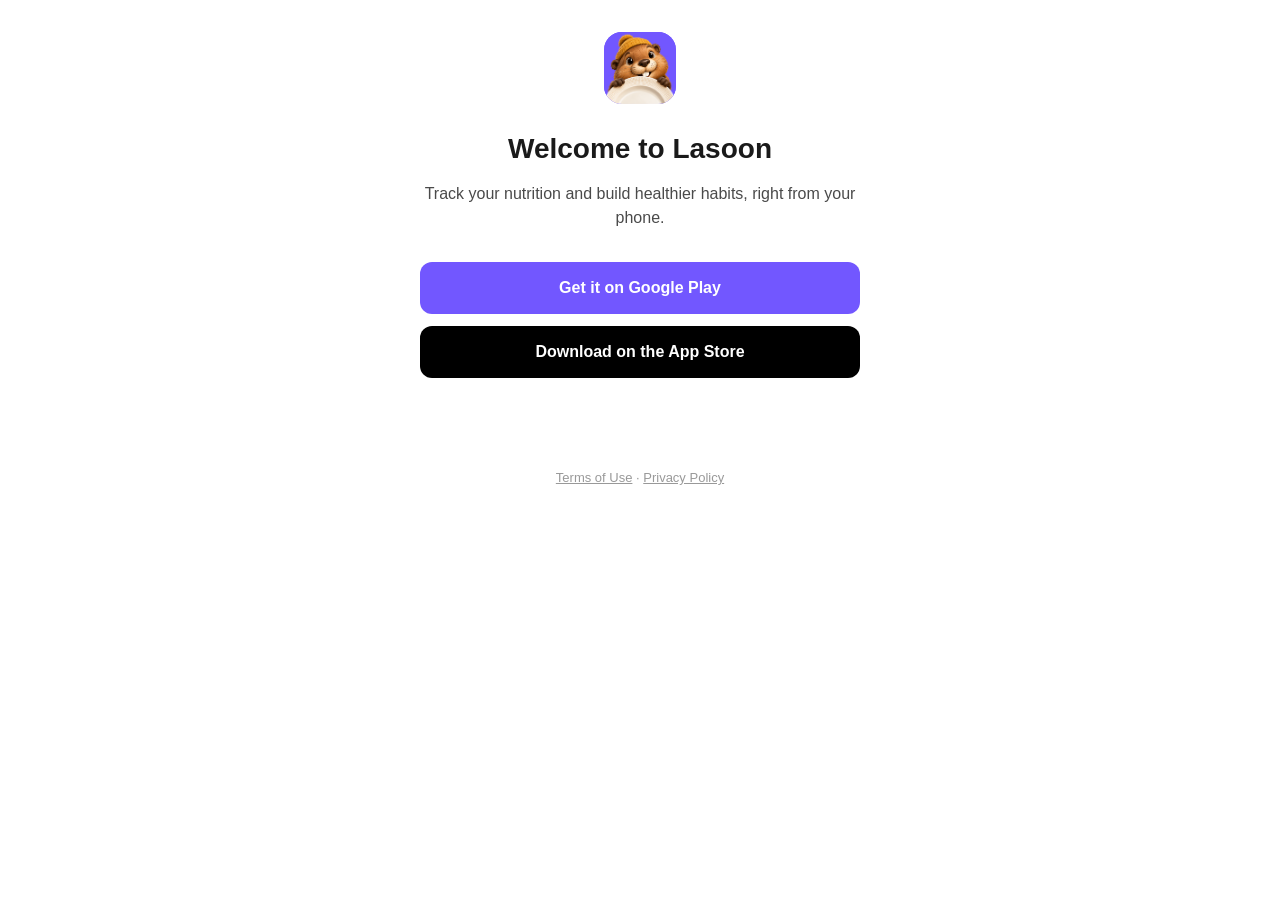
<file: index.html>
<!doctype html>
<html lang="en">
<head>
  <meta charset="UTF-8" />
  <meta name="viewport" content="width=device-width, initial-scale=1.0" />
  <title>Lasoon</title>
  <link rel="stylesheet" href="css/style.css" />
</head>
<body>
  <div class="container">
    <div class="logo">
      <img src="img/logo.png" alt="Lasoon" />
    </div>
    <h1>Welcome to Lasoon</h1>
    <p>Track your nutrition and build healthier habits, right from your phone.</p>

    <div class="store-buttons">
      <a class="store-button google-play" href="#" id="google-play-link">Get it on Google Play</a>
      <a class="store-button app-store" href="#" id="app-store-link">Download on the App Store</a>
    </div>

    <p class="redirect-note" id="redirect-note"></p>

    <footer>
      <a href="terms.html">Terms of Use</a> &middot; <a href="privacy.html">Privacy Policy</a>
    </footer>
  </div>

  <script src="js/redirect.js"></script>
</body>
</html>
</file>
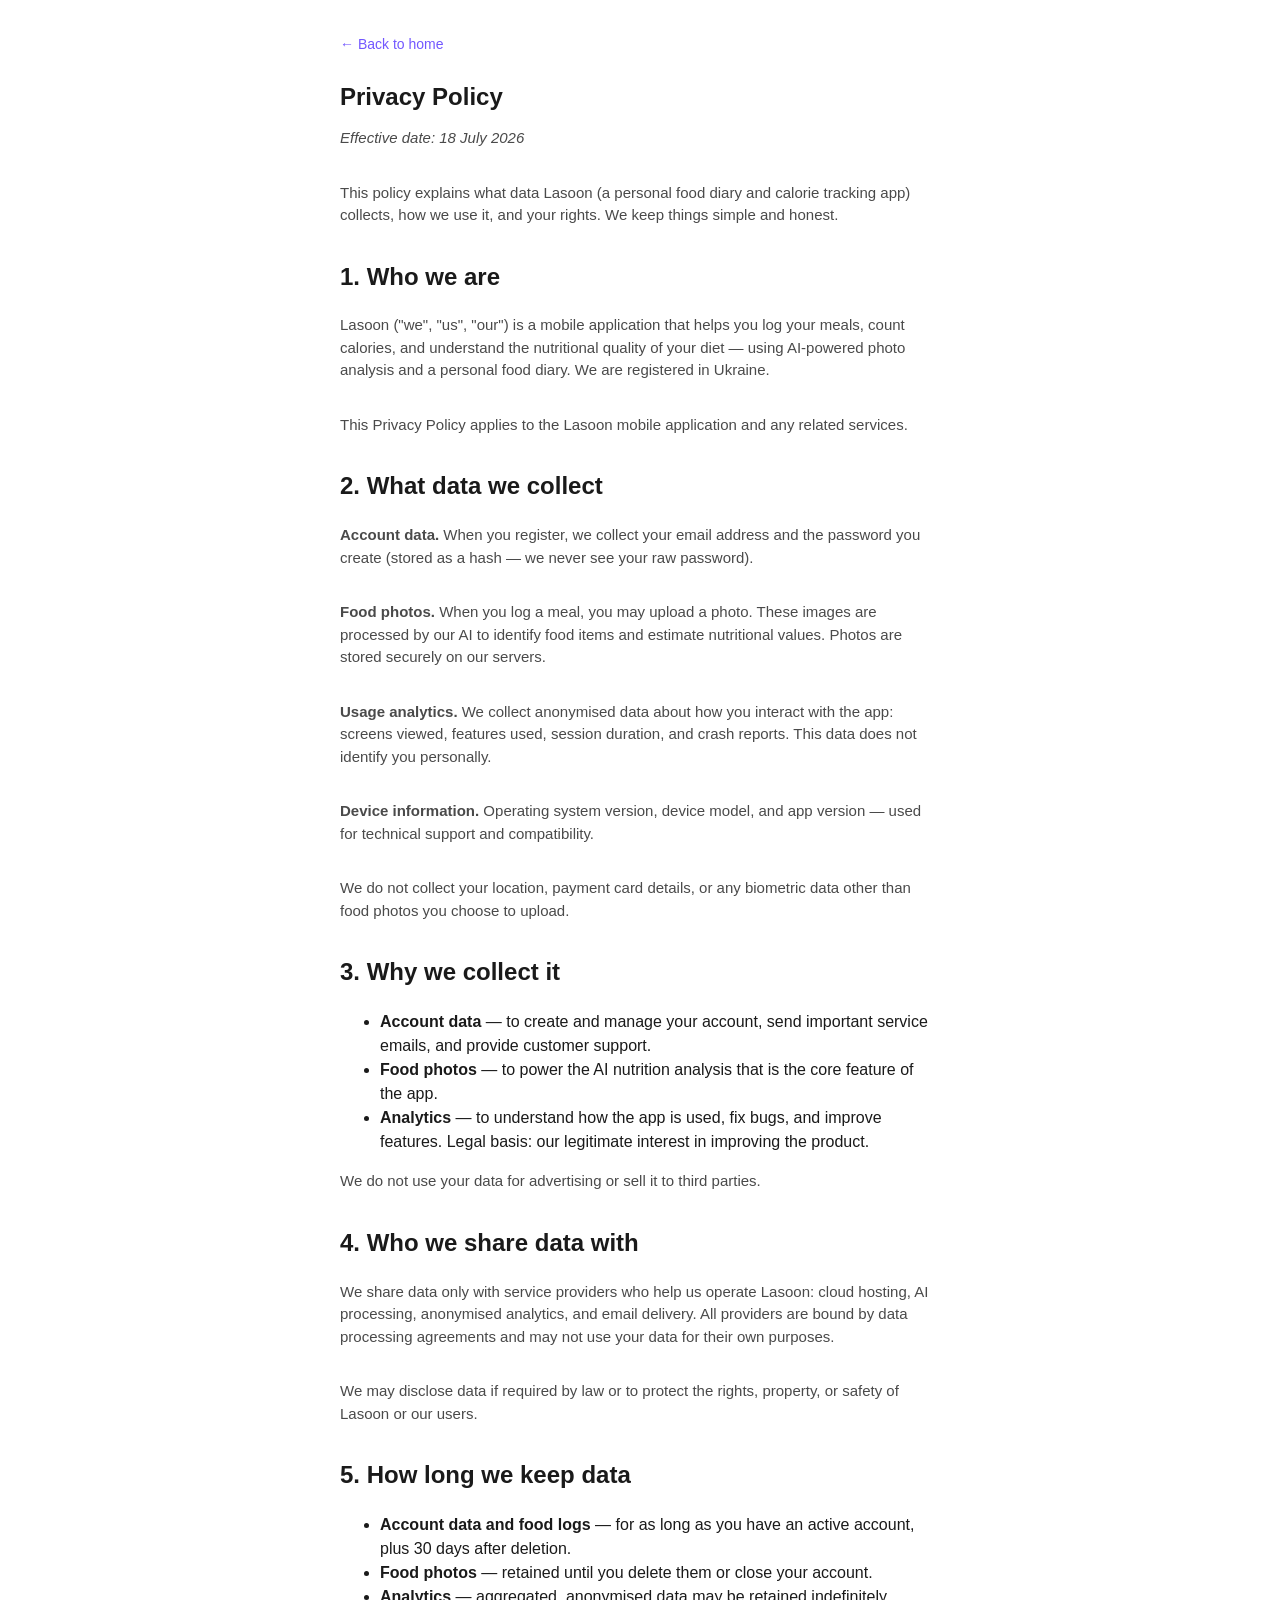
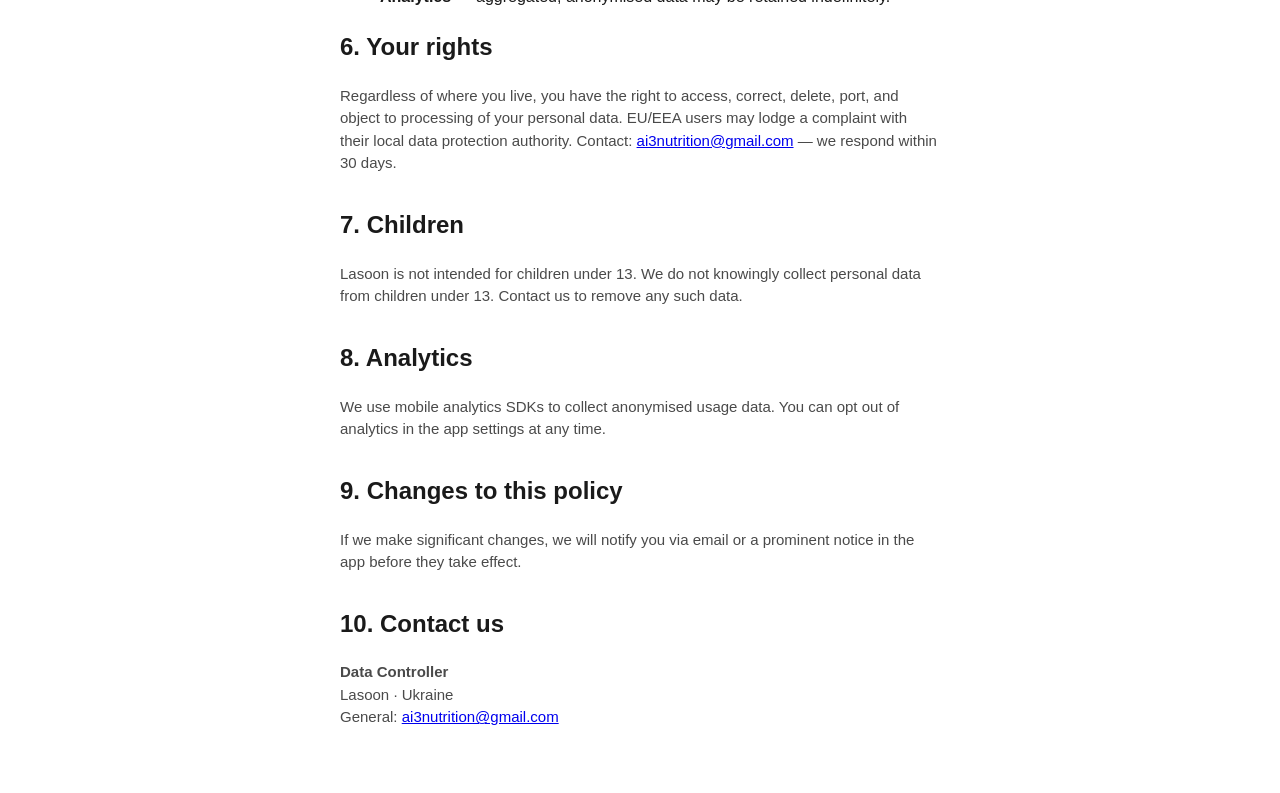
<file: privacy.html>
<!doctype html>
<html lang="en">
<head>
  <meta charset="UTF-8" />
  <meta name="viewport" content="width=device-width, initial-scale=1.0" />
  <title>Privacy Policy — Lasoon</title>
  <link rel="stylesheet" href="css/style.css" />
</head>
<body>
  <div class="legal">
    <a class="back-link" href="index.html">&larr; Back to home</a>
    <h1>Privacy Policy</h1>
    <p><em>Effective date: 18 July 2026</em></p>
    <p>This policy explains what data Lasoon (a personal food diary and calorie tracking app) collects, how we use it, and your rights. We keep things simple and honest.</p>

    <h2>1. Who we are</h2>
    <p>Lasoon ("we", "us", "our") is a mobile application that helps you log your meals, count calories, and understand the nutritional quality of your diet — using AI-powered photo analysis and a personal food diary. We are registered in Ukraine.</p>
    <p>This Privacy Policy applies to the Lasoon mobile application and any related services.</p>

    <h2>2. What data we collect</h2>
    <p><strong>Account data.</strong> When you register, we collect your email address and the password you create (stored as a hash — we never see your raw password).</p>
    <p><strong>Food photos.</strong> When you log a meal, you may upload a photo. These images are processed by our AI to identify food items and estimate nutritional values. Photos are stored securely on our servers.</p>
    <p><strong>Usage analytics.</strong> We collect anonymised data about how you interact with the app: screens viewed, features used, session duration, and crash reports. This data does not identify you personally.</p>
    <p><strong>Device information.</strong> Operating system version, device model, and app version — used for technical support and compatibility.</p>
    <p>We do not collect your location, payment card details, or any biometric data other than food photos you choose to upload.</p>

    <h2>3. Why we collect it</h2>
    <ul>
      <li><strong>Account data</strong> — to create and manage your account, send important service emails, and provide customer support.</li>
      <li><strong>Food photos</strong> — to power the AI nutrition analysis that is the core feature of the app.</li>
      <li><strong>Analytics</strong> — to understand how the app is used, fix bugs, and improve features. Legal basis: our legitimate interest in improving the product.</li>
    </ul>
    <p>We do not use your data for advertising or sell it to third parties.</p>

    <h2>4. Who we share data with</h2>
    <p>We share data only with service providers who help us operate Lasoon: cloud hosting, AI processing, anonymised analytics, and email delivery. All providers are bound by data processing agreements and may not use your data for their own purposes.</p>
    <p>We may disclose data if required by law or to protect the rights, property, or safety of Lasoon or our users.</p>

    <h2>5. How long we keep data</h2>
    <ul>
      <li><strong>Account data and food logs</strong> — for as long as you have an active account, plus 30 days after deletion.</li>
      <li><strong>Food photos</strong> — retained until you delete them or close your account.</li>
      <li><strong>Analytics</strong> — aggregated, anonymised data may be retained indefinitely.</li>
    </ul>

    <h2>6. Your rights</h2>
    <p>Regardless of where you live, you have the right to access, correct, delete, port, and object to processing of your personal data. EU/EEA users may lodge a complaint with their local data protection authority. Contact: <a href="mailto:ai3nutrition@gmail.com">ai3nutrition@gmail.com</a> — we respond within 30 days.</p>

    <h2>7. Children</h2>
    <p>Lasoon is not intended for children under 13. We do not knowingly collect personal data from children under 13. Contact us to remove any such data.</p>

    <h2>8. Analytics</h2>
    <p>We use mobile analytics SDKs to collect anonymised usage data. You can opt out of analytics in the app settings at any time.</p>

    <h2>9. Changes to this policy</h2>
    <p>If we make significant changes, we will notify you via email or a prominent notice in the app before they take effect.</p>

    <h2>10. Contact us</h2>
    <p><strong>Data Controller</strong><br />
    Lasoon · Ukraine<br />
    General: <a href="mailto:ai3nutrition@gmail.com">ai3nutrition@gmail.com</a></p>
  </div>
</body>
</html>
</file>
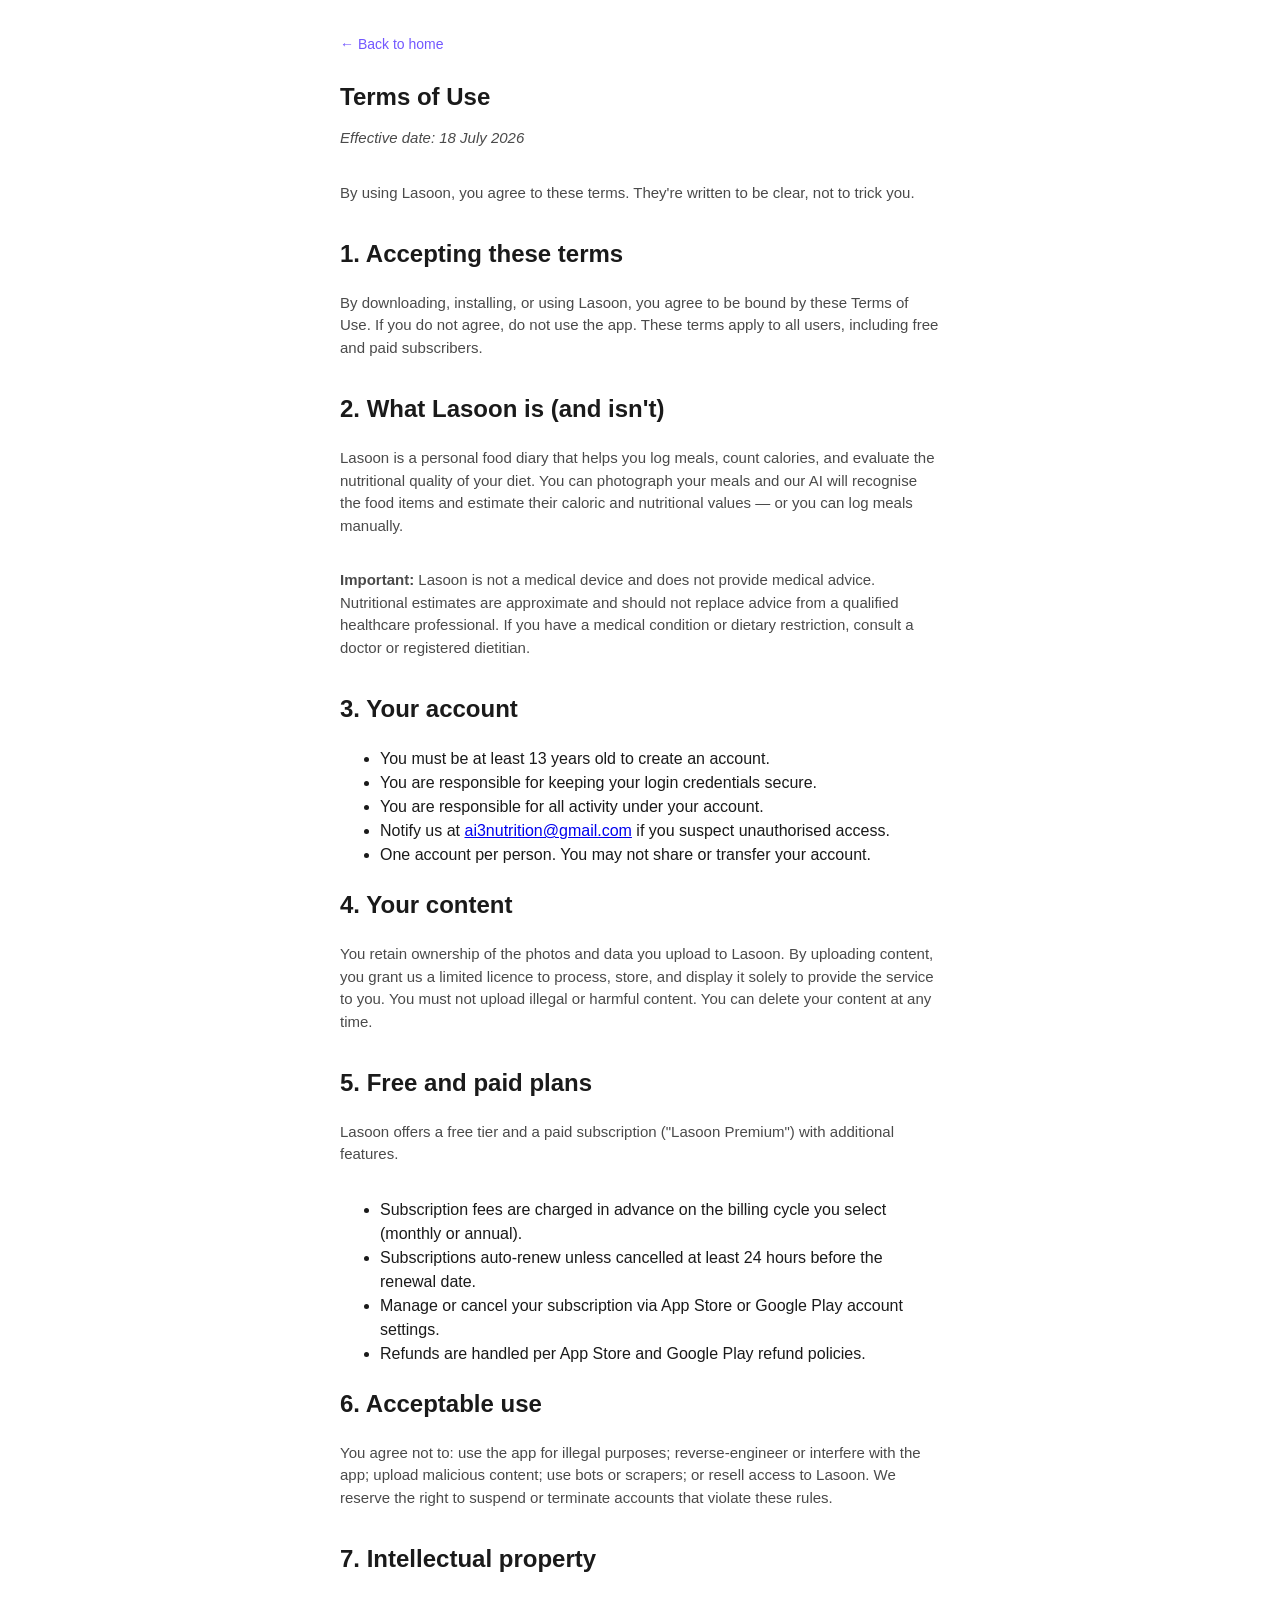
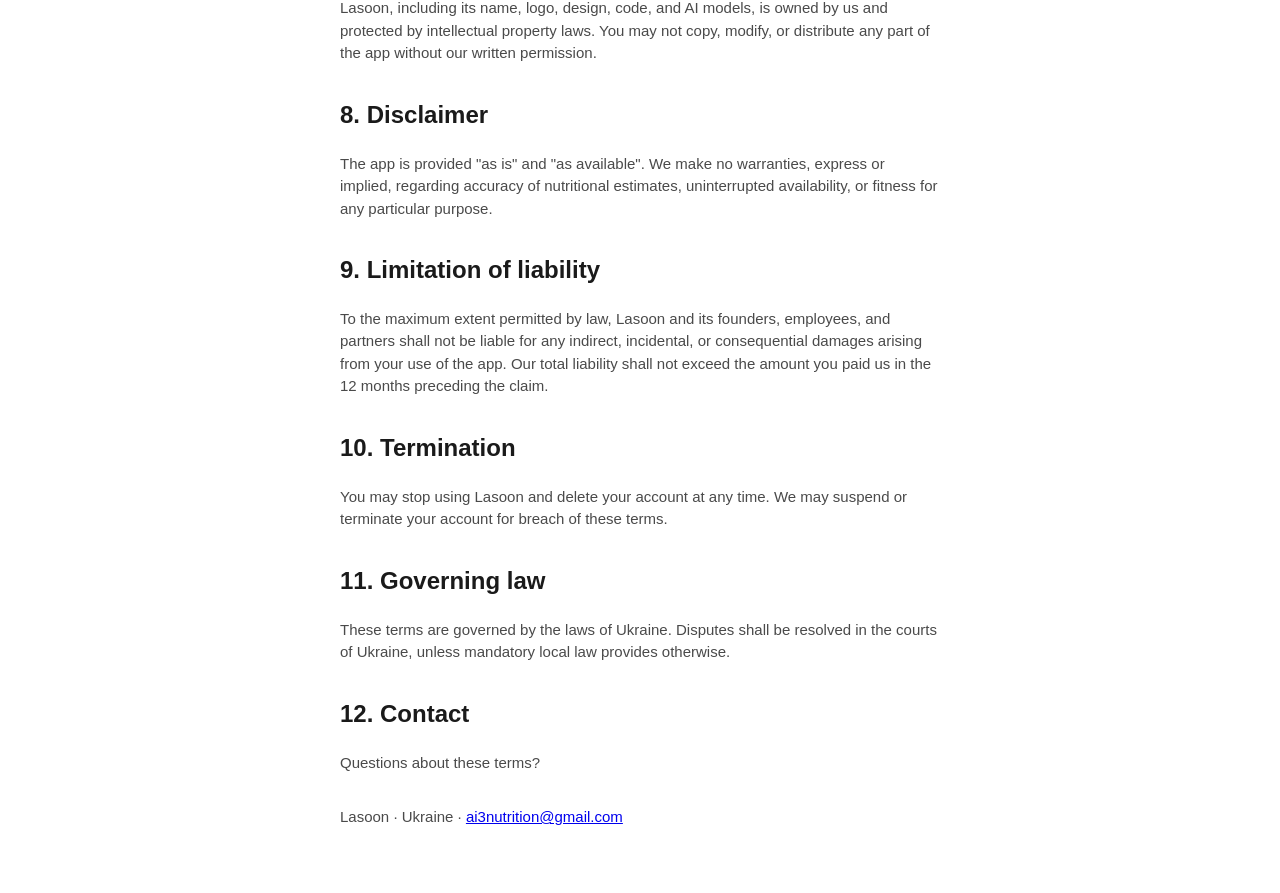
<file: terms.html>
<!doctype html>
<html lang="en">
<head>
  <meta charset="UTF-8" />
  <meta name="viewport" content="width=device-width, initial-scale=1.0" />
  <title>Terms of Use — Lasoon</title>
  <link rel="stylesheet" href="css/style.css" />
</head>
<body>
  <div class="legal">
    <a class="back-link" href="index.html">&larr; Back to home</a>
    <h1>Terms of Use</h1>
    <p><em>Effective date: 18 July 2026</em></p>
    <p>By using Lasoon, you agree to these terms. They're written to be clear, not to trick you.</p>

    <h2>1. Accepting these terms</h2>
    <p>By downloading, installing, or using Lasoon, you agree to be bound by these Terms of Use. If you do not agree, do not use the app. These terms apply to all users, including free and paid subscribers.</p>

    <h2>2. What Lasoon is (and isn't)</h2>
    <p>Lasoon is a personal food diary that helps you log meals, count calories, and evaluate the nutritional quality of your diet. You can photograph your meals and our AI will recognise the food items and estimate their caloric and nutritional values — or you can log meals manually.</p>
    <p><strong>Important:</strong> Lasoon is not a medical device and does not provide medical advice. Nutritional estimates are approximate and should not replace advice from a qualified healthcare professional. If you have a medical condition or dietary restriction, consult a doctor or registered dietitian.</p>

    <h2>3. Your account</h2>
    <ul>
      <li>You must be at least 13 years old to create an account.</li>
      <li>You are responsible for keeping your login credentials secure.</li>
      <li>You are responsible for all activity under your account.</li>
      <li>Notify us at <a href="mailto:ai3nutrition@gmail.com">ai3nutrition@gmail.com</a> if you suspect unauthorised access.</li>
      <li>One account per person. You may not share or transfer your account.</li>
    </ul>

    <h2>4. Your content</h2>
    <p>You retain ownership of the photos and data you upload to Lasoon. By uploading content, you grant us a limited licence to process, store, and display it solely to provide the service to you. You must not upload illegal or harmful content. You can delete your content at any time.</p>

    <h2>5. Free and paid plans</h2>
    <p>Lasoon offers a free tier and a paid subscription ("Lasoon Premium") with additional features.</p>
    <ul>
      <li>Subscription fees are charged in advance on the billing cycle you select (monthly or annual).</li>
      <li>Subscriptions auto-renew unless cancelled at least 24 hours before the renewal date.</li>
      <li>Manage or cancel your subscription via App Store or Google Play account settings.</li>
      <li>Refunds are handled per App Store and Google Play refund policies.</li>
    </ul>

    <h2>6. Acceptable use</h2>
    <p>You agree not to: use the app for illegal purposes; reverse-engineer or interfere with the app; upload malicious content; use bots or scrapers; or resell access to Lasoon. We reserve the right to suspend or terminate accounts that violate these rules.</p>

    <h2>7. Intellectual property</h2>
    <p>Lasoon, including its name, logo, design, code, and AI models, is owned by us and protected by intellectual property laws. You may not copy, modify, or distribute any part of the app without our written permission.</p>

    <h2>8. Disclaimer</h2>
    <p>The app is provided "as is" and "as available". We make no warranties, express or implied, regarding accuracy of nutritional estimates, uninterrupted availability, or fitness for any particular purpose.</p>

    <h2>9. Limitation of liability</h2>
    <p>To the maximum extent permitted by law, Lasoon and its founders, employees, and partners shall not be liable for any indirect, incidental, or consequential damages arising from your use of the app. Our total liability shall not exceed the amount you paid us in the 12 months preceding the claim.</p>

    <h2>10. Termination</h2>
    <p>You may stop using Lasoon and delete your account at any time. We may suspend or terminate your account for breach of these terms.</p>

    <h2>11. Governing law</h2>
    <p>These terms are governed by the laws of Ukraine. Disputes shall be resolved in the courts of Ukraine, unless mandatory local law provides otherwise.</p>

    <h2>12. Contact</h2>
    <p>Questions about these terms?</p>
    <p>Lasoon · Ukraine · <a href="mailto:ai3nutrition@gmail.com">ai3nutrition@gmail.com</a></p>
  </div>
</body>
</html>
</file>
<file: css/style.css>
* {
  box-sizing: border-box;
}

body {
  margin: 0;
  font-family: -apple-system, BlinkMacSystemFont, "Segoe UI", Roboto, Arial, sans-serif;
  color: #1a1a1a;
  background: #ffffff;
  line-height: 1.5;
}

.container {
  max-width: 480px;
  margin: 0 auto;
  padding: 32px 20px;
  text-align: center;
}

.logo {
  width: 72px;
  height: 72px;
  margin: 0 auto 24px;
  border-radius: 18px;
  background: #7257FF;
  overflow: hidden;
}

.logo img {
  display: block;
  width: 100%;
  height: 100%;
}

h1 {
  font-size: 28px;
  margin: 0 0 12px;
}

p {
  font-size: 16px;
  color: #4a4a4a;
  margin: 0 0 32px;
}

.store-buttons {
  display: flex;
  flex-direction: column;
  gap: 12px;
  margin-bottom: 32px;
}

.store-button {
  display: block;
  padding: 14px 20px;
  border-radius: 12px;
  text-decoration: none;
  font-weight: 600;
  font-size: 16px;
  color: #fff;
  background: #1a1a1a;
  transition: opacity 0.15s ease;
}

.store-button:active {
  opacity: 0.8;
}

.store-button.google-play {
  background: #7257FF;
}

.store-button.app-store {
  background: #000000;
}

.redirect-note {
  font-size: 13px;
  color: #999;
  min-height: 18px;
}

footer {
  margin-top: 40px;
  font-size: 13px;
  color: #999;
}

footer a {
  color: #999;
  text-decoration: underline;
}

.legal {
  max-width: 640px;
  margin: 0 auto;
  padding: 32px 20px;
}

.legal h1 {
  font-size: 24px;
  text-align: left;
}

.legal p {
  text-align: left;
  font-size: 15px;
}

.back-link {
  display: inline-block;
  margin-bottom: 24px;
  color: #7257FF;
  text-decoration: none;
  font-size: 14px;
}
</file>
